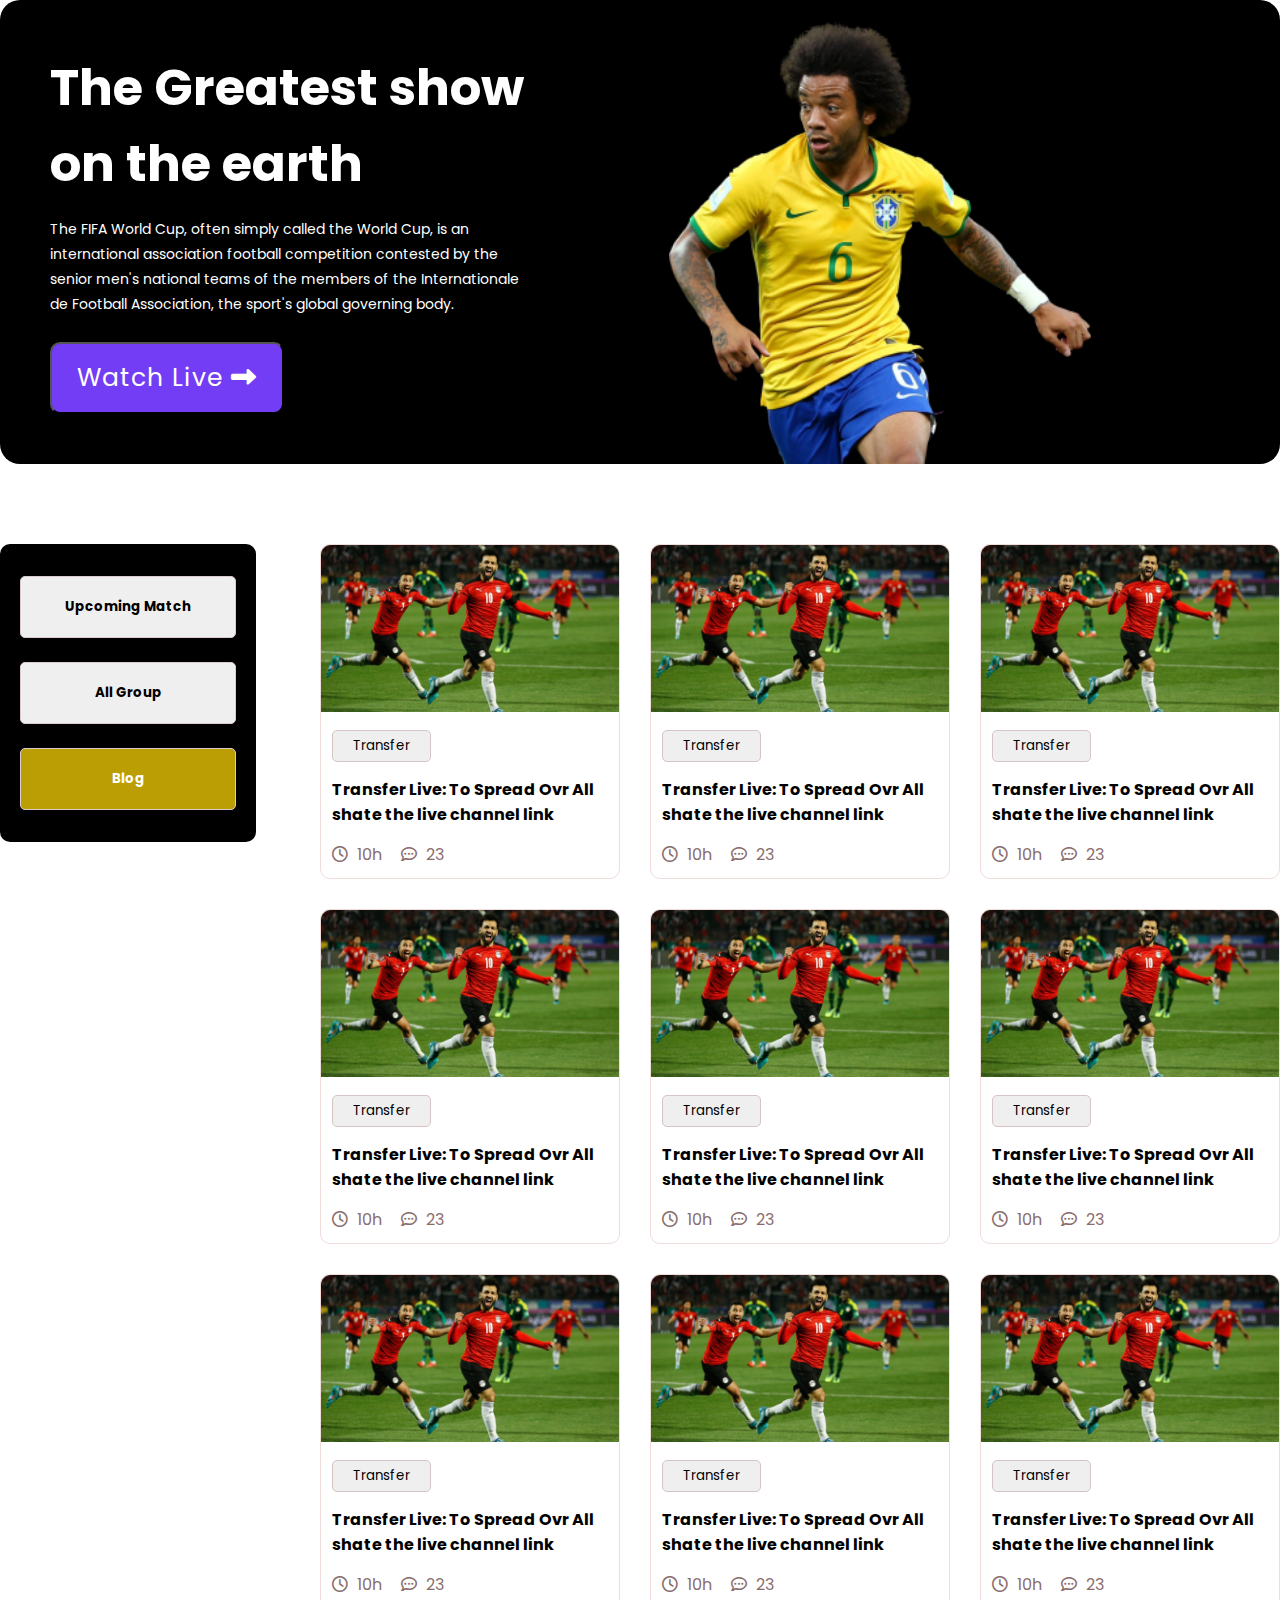
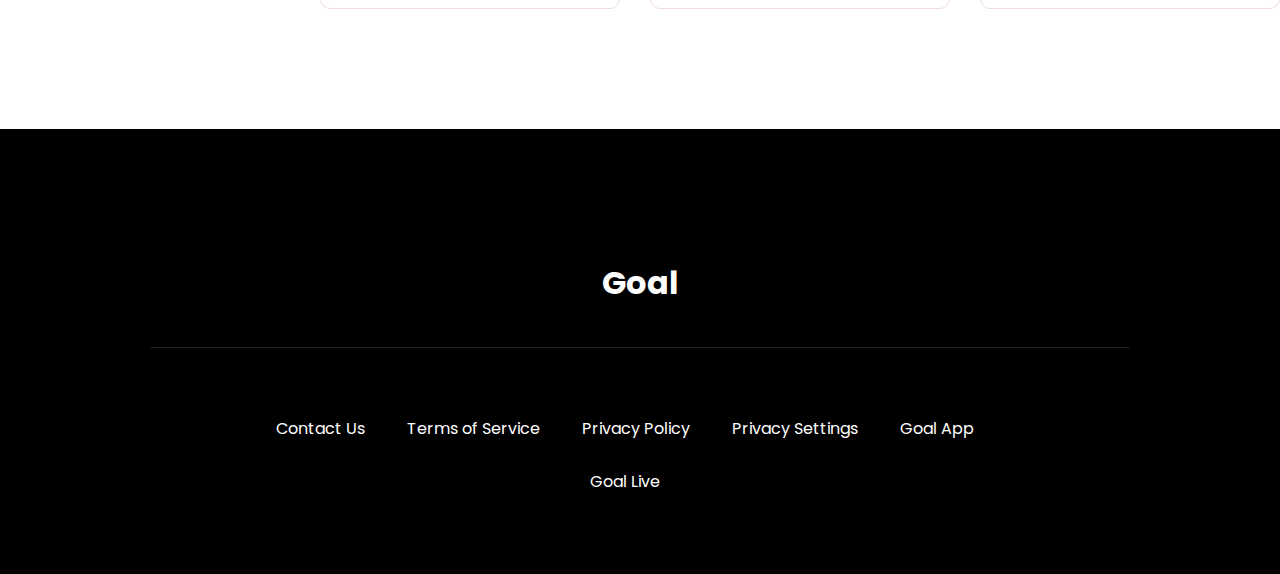
<file: index.html>
<!DOCTYPE html>
<html lang="en">

<head>
    <meta charset="UTF-8">
    <meta http-equiv="X-UA-Compatible" content="IE=edge">
    <meta name="viewport" content="width=device-width, initial-scale=1.0">

    <!-- Mobaile Css -->
    <link rel="stylesheet" media="screen and (max-width:767px" href="css/mobaile.css">
    <!-- Tablet Css -->
    <link rel="stylesheet" media="screen and (min-width: 768px)" href="css/tablet.css">
    <!-- Desktop Css -->
    <link rel="stylesheet" media="screen and (min-width:1000px)" href="css/desktop.css">
    <!-- fontawesome cdn -->
    <link rel="stylesheet" href="https://cdnjs.cloudflare.com/ajax/libs/font-awesome/6.1.2/css/all.min.css">
    <style>
        @import url('https://fonts.googleapis.com/css2?family=Lobster&family=Poppins:ital,wght@0,100;0,200;0,300;0,400;0,500;0,600;0,700;0,800;0,900;1,100;1,200;1,300;1,400;1,500;1,600;1,700;1,800;1,900&display=swap');
    </style>
    <title>World Cup Final</title>


</head>

<body>
    <!-- Header Section Started Here -->
    <header class="container" id="container">
        <div>
            <div class="header-wrapper">
                <div class="description">
                    <h1>The Greatest show on the earth</h1>
                    <p>The FIFA World Cup, often simply called the World Cup, is an international association football
                        competition contested by
                        the senior men's national teams of the members of the Internationale de Football Association,
                        the sport's
                        global governing body.</p>

                    <button class="btn">Watch Live <i class="fa-solid fa-right-long"></i></button>

                </div>
                <div class="image">
                    <img src="images/Banner Image.png" alt="">
                </div>
            </div>
        </div>
    </header>
    <!-- Header Section End Here -->

    <!-- main Section Started here -->
    <main id="main">
        <div class="container">
            <div class="details-wrapper">
                <div class="vertical-menu">
                    <div class="menu-wrapper">

                        <button onclick="location.href='page.html'" class="common-btn">Upcoming Match</button>
                        <button class="common-btn">All Group</button>
                        <a href="#main">

                            <button id="special-color" class="common-btn">Blog</button>
                        </a>
                    </div>

                </div>
                <div class="card-section">
                    <div class="single-card-wrapper">
                        <div class="single-card">
                            <img src="images/Blog Image.png" alt="playing football">

                            <div class="card-desc">
                                <button>Transfer</button>
                                <h4>Transfer Live: To Spread Ovr All shate the live channel link</h4>
                                <div class="card-reviews">
                                    <p><i class="fa-regular fa-clock"></i> <span style="margin-right:15px">10h</span> <i
                                            class="fa-regular fa-comment-dots"></i> <span>23</span> </p>
                                </div>
                            </div>

                        </div>
                        <div class="single-card">
                            <img src="images/Blog Image.png" alt="playing football">

                            <div class="card-desc">
                                <button>Transfer</button>
                                <h4>Transfer Live: To Spread Ovr All shate the live channel link</h4>
                                <div class="card-reviews">
                                    <p><i class="fa-regular fa-clock"></i> <span style="margin-right:15px">10h</span> <i
                                            class="fa-regular fa-comment-dots"></i> <span>23</span> </p>
                                </div>
                            </div>

                        </div>
                        <div class="single-card">
                            <img src="images/Blog Image.png" alt="playing football">

                            <div class="card-desc">
                                <button>Transfer</button>
                                <h4>Transfer Live: To Spread Ovr All shate the live channel link</h4>
                                <div class="card-reviews">
                                    <p><i class="fa-regular fa-clock"></i> <span style="margin-right:15px">10h</span> <i
                                            class="fa-regular fa-comment-dots"></i> <span>23</span> </p>
                                </div>
                            </div>

                        </div>
                        <div class="single-card">
                            <img src="images/Blog Image.png" alt="playing football">

                            <div class="card-desc">
                                <button>Transfer</button>
                                <h4>Transfer Live: To Spread Ovr All shate the live channel link</h4>
                                <div class="card-reviews">
                                    <p><i class="fa-regular fa-clock"></i> <span style="margin-right:15px">10h</span> <i
                                            class="fa-regular fa-comment-dots"></i> <span>23</span> </p>
                                </div>
                            </div>

                        </div>
                        <div class="single-card">
                            <img src="images/Blog Image.png" alt="playing football">

                            <div class="card-desc">
                                <button>Transfer</button>
                                <h4>Transfer Live: To Spread Ovr All shate the live channel link</h4>
                                <div class="card-reviews">
                                    <p><i class="fa-regular fa-clock"></i> <span style="margin-right:15px">10h</span> <i
                                            class="fa-regular fa-comment-dots"></i> <span>23</span> </p>
                                </div>
                            </div>

                        </div>
                        <div class="single-card">
                            <img src="images/Blog Image.png" alt="playing football">

                            <div class="card-desc">
                                <button>Transfer</button>
                                <h4>Transfer Live: To Spread Ovr All shate the live channel link</h4>
                                <div class="card-reviews">
                                    <p><i class="fa-regular fa-clock"></i> <span style="margin-right:15px">10h</span> <i
                                            class="fa-regular fa-comment-dots"></i> <span>23</span> </p>
                                </div>
                            </div>

                        </div>
                        <div class="single-card">
                            <img src="images/Blog Image.png" alt="playing football">

                            <div class="card-desc">
                                <button>Transfer</button>
                                <h4>Transfer Live: To Spread Ovr All shate the live channel link</h4>
                                <div class="card-reviews">
                                    <p><i class="fa-regular fa-clock"></i> <span style="margin-right:15px">10h</span> <i
                                            class="fa-regular fa-comment-dots"></i> <span>23</span> </p>
                                </div>
                            </div>

                        </div>
                        <div class="single-card">
                            <img src="images/Blog Image.png" alt="playing football">

                            <div class="card-desc">
                                <button>Transfer</button>
                                <h4>Transfer Live: To Spread Ovr All shate the live channel link</h4>
                                <div class="card-reviews">
                                    <p><i class="fa-regular fa-clock"></i> <span style="margin-right:15px">10h</span> <i
                                            class="fa-regular fa-comment-dots"></i> <span>23</span> </p>
                                </div>
                            </div>

                        </div>
                        <div class="single-card">
                            <img src="images/Blog Image.png" alt="playing football">

                            <div class="card-desc">
                                <button>Transfer</button>
                                <h4>Transfer Live: To Spread Ovr All shate the live channel link</h4>
                                <div class="card-reviews">
                                    <p><i class="fa-regular fa-clock"></i> <span style="margin-right:15px">10h</span> <i
                                            class="fa-regular fa-comment-dots"></i> <span>23</span> </p>
                                </div>
                            </div>

                        </div>
                    </div>
                    <div class="view-all-btn">

                        <button id="special-color" class="common-btn show">View All</button>
                    </div>
                </div>
            </div>
        </div>
    </main>

    <!-- main Section End here -->
    <!-- Footer Section Started from here -->
    <footer>
        <h1>Goal</h1>
        <hr>
        <ul>
            <li>Contact Us</li>
            <li>Terms of Service</li>
            <li>Privacy Policy</li>
            <li>Privacy Settings</li>
            <li>Goal App</li>
            <li>Goal Live</li>
        </ul>
        <div class="social-icons">
            <i class="fa-brands fa-facebook"></i><i class="fa-brands fa-instagram"></i><i
                class="fa-brands fa-linkedin"></i><i class="fa-brands fa-youtube"></i>
        </div>
    </footer>
    <!-- Footer Section End here -->

</body>

</html>
</file>
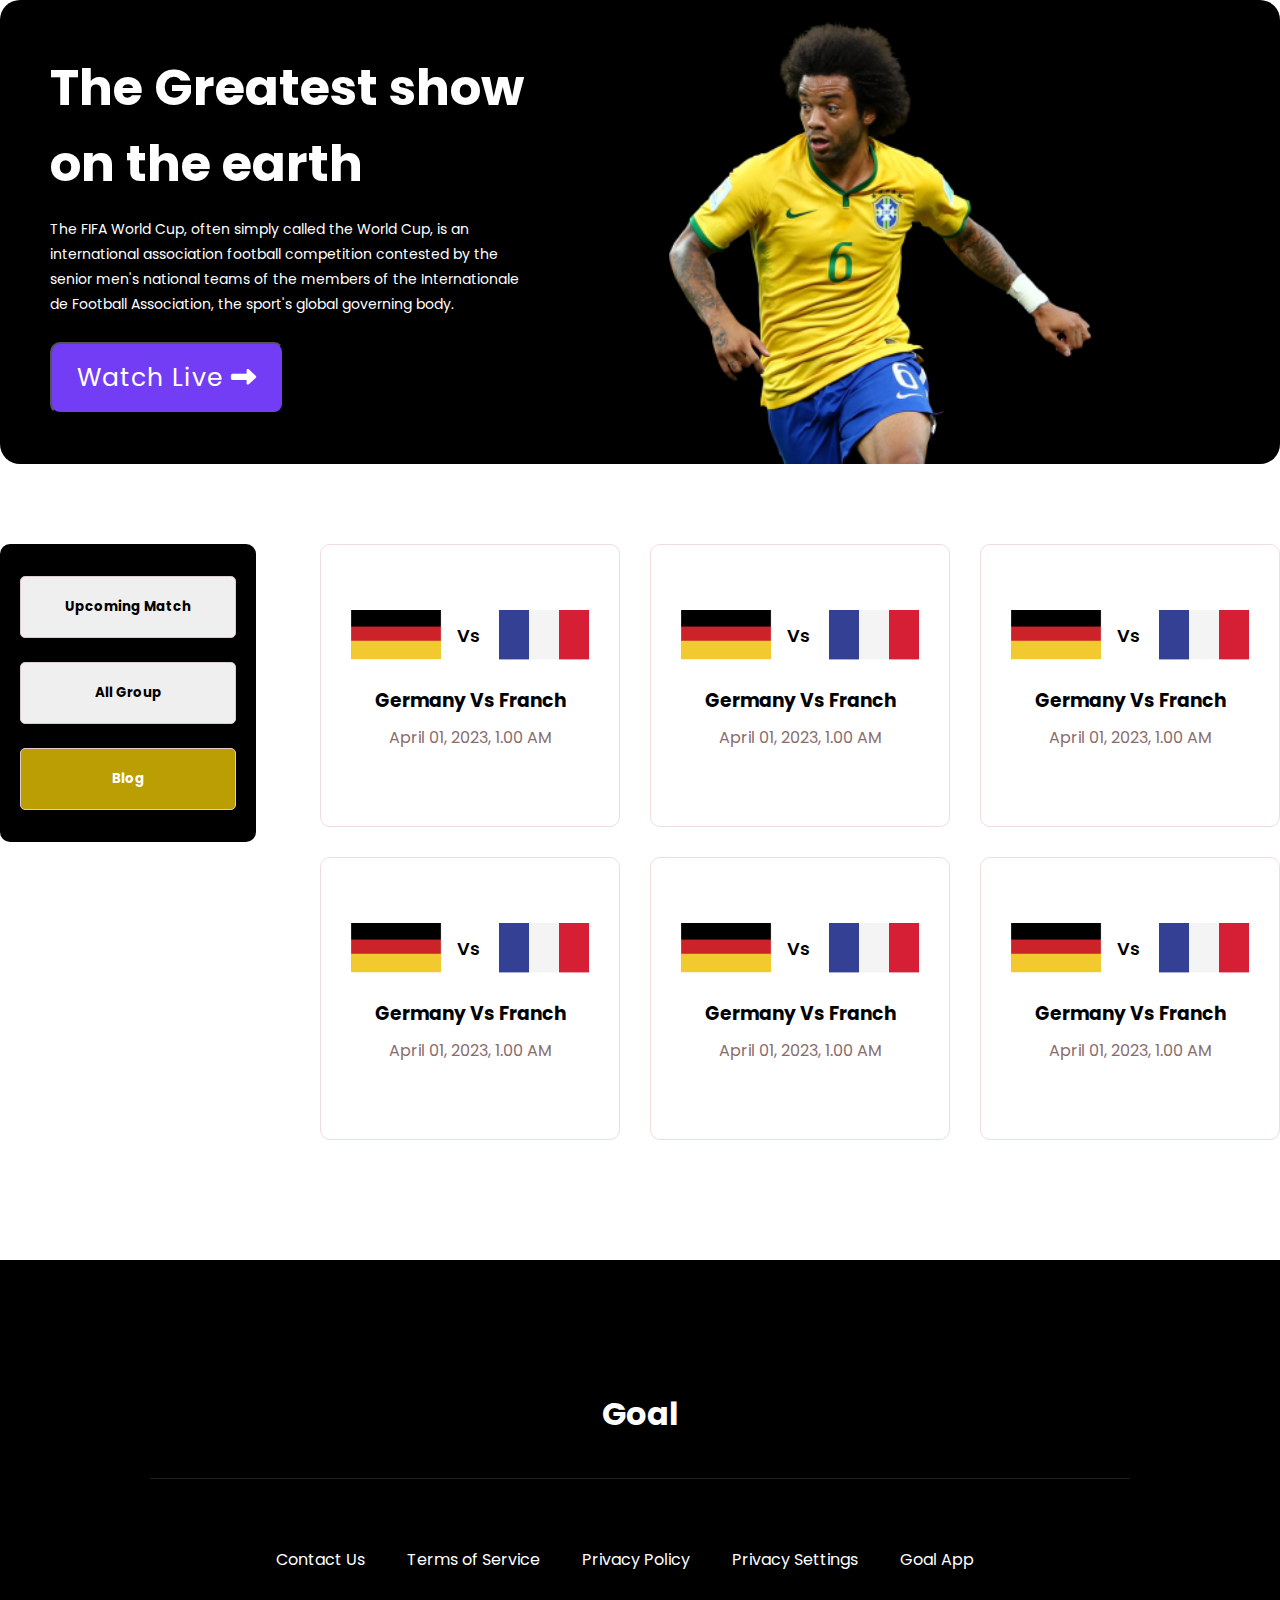
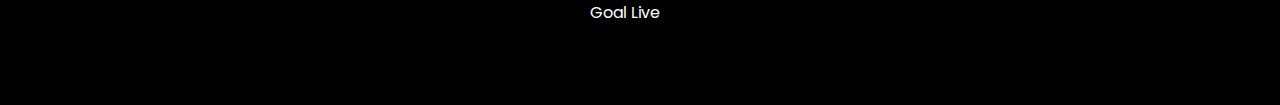
<file: page.html>
<!DOCTYPE html>
<html lang="en">

<head>
    <meta charset="UTF-8">
    <meta http-equiv="X-UA-Compatible" content="IE=edge">
    <meta name="viewport" content="width=device-width, initial-scale=1.0">
    <!-- Mobaile Css -->
    <link rel="stylesheet" media="screen and (max-width:767px" href="page/mobaile.css">
    <!-- Tablet Css -->
    <link rel="stylesheet" media="screen and (min-width: 768px)" href="page/tablet.css">
    <!-- Desktop Css -->
    <link rel="stylesheet" media="screen and (min-width:1000px)" href="page/desktop.css">
    <!-- fontawesome cdn -->
    <link rel="stylesheet" href="https://cdnjs.cloudflare.com/ajax/libs/font-awesome/6.1.2/css/all.min.css">
    <style>
        @import url('https://fonts.googleapis.com/css2?family=Lobster&family=Poppins:ital,wght@0,100;0,200;0,300;0,400;0,500;0,600;0,700;0,800;0,900;1,100;1,200;1,300;1,400;1,500;1,600;1,700;1,800;1,900&display=swap');
    </style>
    <title> Game Schedule </title>
</head>

<body>
    <header class="container" id="container">
        <div>
            <div class="header-wrapper">
                <div class="description">
                    <h1>The Greatest show on the earth</h1>
                    <p>The FIFA World Cup, often simply called the World Cup, is an international association football
                        competition contested by
                        the senior men's national teams of the members of the Internationale de Football Association,
                        the sport's
                        global governing body.</p>

                    <button class="btn">Watch Live <i class="fa-solid fa-right-long"></i></button>

                </div>
                <div class="image">
                    <img src="images/Banner Image.png" alt="">
                </div>
            </div>
        </div>
    </header>

    <!-- main section -->
    <!-- main Section Started here -->
    <main>
        <div class="container">
            <div class="details-wrapper">
                <div class="vertical-menu">
                    <div class="menu-wrapper">
                        <button class="common-btn">Upcoming Match</button>
                        <button class="common-btn">All Group</button>
                        <button id="special-color" class="common-btn">Blog</button>
                    </div>

                </div>
                <div class="card-section">
                    <div class="single-card-wrapper">

                        <div class="single-card">
                            <div class="image-wrapper">
                                <img class="image-one" src="images/germany Flag.png" alt="">
                                <span>Vs</span>
                                <img class="image-two" src="images/Flag.png" alt="playing football">
                            </div>
                            <div class="card-desc">
                                <h3>Germany Vs Franch</h3>
                                <div class="card-reviews">
                                    <p> April 01, 2023, 1.00 AM </p>
                                </div>
                            </div>
                        </div>


                        <div class="single-card">
                            <div class="image-wrapper">
                                <img class="image-one" src="images/germany Flag.png" alt="">
                                <span>Vs</span>
                                <img class="image-two" src="images/Flag.png" alt="playing football">
                            </div>
                            <div class="card-desc">
                                <h3>Germany Vs Franch</h3>
                                <div class="card-reviews">
                                    <p> April 01, 2023, 1.00 AM </p>
                                </div>
                            </div>
                        </div>


                        <div class="single-card">
                            <div class="image-wrapper">
                                <img class="image-one" src="images/germany Flag.png" alt="">
                                <span>Vs</span>
                                <img class="image-two" src="images/Flag.png" alt="playing football">
                            </div>
                            <div class="card-desc">
                                <h3>Germany Vs Franch</h3>
                                <div class="card-reviews">
                                    <p> April 01, 2023, 1.00 AM </p>
                                </div>
                            </div>
                        </div>


                        <div class="single-card">
                            <div class="image-wrapper">
                                <img class="image-one" src="images/germany Flag.png" alt="">
                                <span>Vs</span>
                                <img class="image-two" src="images/Flag.png" alt="playing football">
                            </div>
                            <div class="card-desc">
                                <h3>Germany Vs Franch</h3>
                                <div class="card-reviews">
                                    <p> April 01, 2023, 1.00 AM </p>
                                </div>
                            </div>
                        </div>


                        <div class="single-card">
                            <div class="image-wrapper">
                                <img class="image-one" src="images/germany Flag.png" alt="">
                                <span>Vs</span>
                                <img class="image-two" src="images/Flag.png" alt="playing football">
                            </div>
                            <div class="card-desc">
                                <h3>Germany Vs Franch</h3>
                                <div class="card-reviews">
                                    <p> April 01, 2023, 1.00 AM </p>
                                </div>
                            </div>
                        </div>


                        <div class="single-card">
                            <div class="image-wrapper">
                                <img class="image-one" src="images/germany Flag.png" alt="">
                                <span>Vs</span>
                                <img class="image-two" src="images/Flag.png" alt="playing football">
                            </div>
                            <div class="card-desc">
                                <h3>Germany Vs Franch</h3>
                                <div class="card-reviews">
                                    <p> April 01, 2023, 1.00 AM </p>
                                </div>
                            </div>
                        </div>


                    </div>
                    <div class="view-all-btn">

                        <button id="special-color" class="common-btn show">View All</button>
                    </div>
                </div>
            </div>
        </div>
    </main>

    <!-- Footer Section Started from here -->
    <footer>
        <h1>Goal</h1>
        <hr>
        <ul>
            <li>Contact Us</li>
            <li>Terms of Service</li>
            <li>Privacy Policy</li>
            <li>Privacy Settings</li>
            <li>Goal App</li>
            <li>Goal Live</li>
        </ul>
        <div class="social-icons">
            <i class="fa-brands fa-facebook"></i><i class="fa-brands fa-instagram"></i><i
                class="fa-brands fa-linkedin"></i><i class="fa-brands fa-youtube"></i>
        </div>
    </footer>
    <!-- Footer Section End here -->

</body>

</html>
</file>
<file: css/mobaile.css>
@import url('https://fonts.googleapis.com/css2?family=Lobster&family=Poppins:ital,wght@0,100;0,200;0,300;0,400;0,500;0,600;0,700;0,800;0,900;1,100;1,200;1,300;1,400;1,500;1,600;1,700;1,800;1,900&display=swap');

* {
    margin: 0;
    box-sizing: border-box;
    font-family: 'Poppins', sans-serif;
}

/*================================================================
              Header Css started
==================================== */
#container {
    background: black;
    border-radius: 20px;
    margin: 0 auto;

}

.container {
    padding: 0 30px;
    width: 86%;
}

.description {
    color: white;
    padding: 25px;
}

.description h1 {
    color: white;
    font-size: 30px;
    text-align: center;
}

.description p {
    color: white;
    line-height: 15px;
    margin-top: 15px;
    margin-bottom: 25px;
    font-size: 14px;
    text-align: center;
}

.image img {
    padding-left: 12%;
    height: 100%;
    /* padding-top: 20px; */
    ;
}

.btn {
    padding: 12px 20px;
    background-color: rgb(115, 60, 245);
    color: white;
    border-radius: 10px;
    letter-spacing: 1px;
    font-size: 15px;
    align-items: center;
    margin-left: 20%;
}

.btn:hover {
    background-color: green;
    transition: .5s;
}

/* ====================
            main
=========================== */
.container {
    margin-top: 60px;

}

.menu-wrapper {
    margin-bottom: 50px;
    align-items: center;
    justify-content: center;
}

.vertical-menu {
    text-align: center;
}

.common-btn {
    padding: 10px 0px;
    margin: 12px 0;
    padding: 15px 10px;
    border-radius: 5px;
    font-weight: 700;
    width: 70%;
    border: 1px solid rgb(221, 202, 202);
}

#special-color {
    background-color: rgb(187, 157, 4);
    color: white
}

.single-card-wrapper {
    display: grid;
    grid-template-columns: repeat(auto-fit, minmax(353px, 1fr));
    grid-gap: 40px;
    align-content: center;
    align-items: center;
    justify-content: space-between;
    justify-items: center;
    margin: 0 auto;
}

.single-card {
    width: 100%;
    border: 1px solid rgb(241, 220, 220);
    border-radius: 10px;
}

.single-card img {
    width: 100%;
}

.card-desc {
    padding: 11px;
    border-top: none;
    border-radius: 10px;
}

.card-desc button {
    padding: 5px 20px;
    margin-bottom: 10px;
    border-radius: 5px;
    border: 1px solid rgb(215, 196, 196);
}

.card-desc h4 {
    margin-bottom: 10px;
}

.card-reviews {
    color: rgb(137, 109, 109);
}

.card-reviews {
    color: rgb(137, 109, 109);
}

.card-reviews span {
    margin-left: 5px;
}

.view-all-btn {
    display: none;
    text-align: center;
    margin: 0 auto;
    margin: 40px 0;
}

/* main end */

/* footer */
footer {
    background-color: black;
    color: white;
    padding: 40px 60px;
    text-align: center;
    margin-top: 40px;
}

footer h1 {
    margin-top: 50px;
}

hr {
    border: none;
    height: 1px;
    background-color: rgb(32, 30, 30);
    margin: 40px 0;
}

ul {
    list-style-type: none;
    justify-content: center;
    padding: 0 62px;
}

li {
    margin-right: 31px;
    margin-top: 28px;
}


.social-icons i {
    padding: 20px;
    width: 20px;
    height: 20px;
    margin: 10px;
    font-size: 30px
}
</file>
<file: css/tablet.css>
@import url('https://fonts.googleapis.com/css2?family=Lobster&family=Poppins:ital,wght@0,100;0,200;0,300;0,400;0,500;0,600;0,700;0,800;0,900;1,100;1,200;1,300;1,400;1,500;1,600;1,700;1,800;1,900&display=swap');

* {
    margin: 0;
    padding: 0;
    box-sizing: border-box;
    font-family: 'Poppins', sans-serif;
}

#container {
    background: black;
    border-radius: 20px;
    margin: 0 auto;
}

.description {
    color: white;
    padding: 25px;
}

.description h1 {
    color: white;
    font-size: 30px
}

.description p {
    color: white;
    line-height: 15px;
    margin-top: 15px;
    margin-bottom: 25px;
    font-size: 14px;
}

.header-wrapper {
    display: flex;
}

.description,
.image {
    flex-basis: 46%;
}

.image {
    margin-right: 80px;
}

.image img {
    padding-left: 80px;
    height: 100%;
}

.btn {
    padding: 12px 20px;
    background-color: rgb(115, 60, 245);
    color: white;
    border-radius: 10px;
    letter-spacing: 1px;
    font-size: 15px;
}

.btn:hover {
    background-color: green;
}

/* main */
.container {
    margin-top: 60px;
}

.menu-wrapper {
    margin-bottom: 50px;
    display: flex;
    justify-content: space-between;
    align-items: center;
}

.common-btn {
    padding: 20px 0px;
    margin: 12px 0;
    padding: 25px 50px;
    border-radius: 5px;
    font-weight: 700;
    width: 31%;
    border: 1px solid rgb(221, 202, 202);

}

#special-color {
    background-color: rgb(187, 157, 4);
    color: white
}

.single-card-wrapper {
    display: grid;
    grid-template-columns: repeat(2, 1fr);
    grid-gap: 40px;
}

.single-card {
    width: 353px;
    border: 1px solid rgb(241, 220, 220);
    border-radius: 10px;
}

.single-card img {
    width: 100%;
}

.card-desc {
    padding: 11px;
    border-top: none;
    border-radius: 10px;
}

.card-desc button {
    padding: 5px 20px;
    margin-bottom: 10px;
    border-radius: 5px;
    border: 1px solid rgb(215, 196, 196);
}

.card-desc h4 {
    margin-bottom: 10px;
}

.card-reviews {
    color: rgb(137, 109, 109);
}

.card-reviews span {
    margin-left: 5px;
}

.view-all-btn {
    text-align: center;
    margin: 0 auto;
    margin: 40px 0;
}

/* main end */

/* Footer Started here */

footer {
    background-color: black;
    color: white;
    padding: 40px 60px;
    text-align: center;
}

footer h1 {
    margin-top: 50px;
}

hr {
    border: none;
    height: 1px;
    background-color: rgb(32, 30, 30);
    margin: 40px 0;
}

ul {
    list-style-type: none;
    display: flex;
    flex-wrap: wrap;
    justify-content: center;
    padding: 0 62px;
}

li {
    margin-right: 31px;
    margin-top: 28px;
}

.social-icons {
    display: none;
}

.social-icons i {
    padding: 20px;
    width: 20px;
    height: 20px;
    margin: 10px;
    font-size: 30px
}
</file>
<file: css/desktop.css>
* {
    margin: 0;
    padding: 0;
    box-sizing: border-box;
    font-family: 'Poppins', sans-serif;
}

/* ===================================================================
                header started here
=======================================================================
*/
#container {
    width: 1280px;
    background: black;
    border-radius: 20px;
    margin: 0 auto;

}

.container {
    width: 1280px;
    margin: 0 auto;
}

.description {
    color: white;
    padding: 50px;
}

.description h1 {
    color: white;
    font-size: 50px
}

.description p {
    color: white;
    line-height: 25px;
    margin-top: 15px;
    margin-bottom: 25px;
}

.header-wrapper {
    display: flex;
}

.description,
.image {
    flex-basis: 46%;
}

.image {
    margin-right: 80px;
}

.image img {
    padding-left: 80px;
    height: 100%;
    padding-top: 20px;
    ;
}

.btn {
    padding: 15px 25px;
    background-color: rgb(115, 60, 245);
    color: white;
    border-radius: 10px;
    letter-spacing: 1px;
    font-size: 25px;

}

.btn:hover {
    background-color: green;
    transition: .5s;
}

/* ===================================================================
                header End here
=======================================================================
*/


/* ===================================================================
                main Started Here
=======================================================================
*/

main {
    margin: 80px 0;
}

.details-wrapper {
    display: flex;
    justify-content: space-between;
}

.vertical-menu {
    flex-basis: 20%;
}

.card-section {
    flex-basis: 75%;
}

.menu-wrapper {
    display: block;
    background: black;
    padding: 20px;
    border-radius: 10px;
}

.common-btn {
    padding: 20px 0px;
    margin: 12px 0;
    width: 100%;
    border-radius: 5px;
    font-weight: 700;

}

#special-color {
    background-color: rgb(187, 157, 4);
    color: white
}

.single-card-wrapper {
    display: grid;
    grid-template-columns: repeat(3, 1fr);
    grid-gap: 30px;
}

.single-card {
    width: 300px;
    border: 1px solid rgb(241, 220, 220);
    border-radius: 10px;
}

.single-card img {
    width: 100%;
}

.card-desc {
    padding: 11px;

    border-top: none;
    border-radius: 10px;
}

.card-desc button {
    padding: 5px 20px;
    margin-bottom: 15px;
    border-radius: 5px;
    border: 1px solid rgb(215, 196, 196);
}

.card-desc h4 {
    margin-bottom: 15px;
}

.card-reviews {
    color: rgb(137, 109, 109);
}

.card-reviews span {
    margin-left: 5px;
}

.show {
    display: none;
}

/* ===================================================================
                main End Here
=======================================================================
*/
/* ===================================================================
               Footer started 
=======================================================================
*/
footer {
    background-color: black;
    color: white;
    padding: 80px 150px;
    text-align: center;
}

hr {
    border: none;
    height: 1px;
    background-color: rgb(32, 30, 30);
    margin: 40px 0;
}

ul {
    list-style-type: none;
    display: flex;
    justify-content: space-around;
    padding: 0 120px;
}

.social-icons {
    display: none;
}

.social-icons i {
    padding: 20px;
    width: 20px;
    height: 20px;
    margin: 10px;
    font-size: 30px
}
</file>
<file: page/mobaile.css>
@import url('https://fonts.googleapis.com/css2?family=Lobster&family=Poppins:ital,wght@0,100;0,200;0,300;0,400;0,500;0,600;0,700;0,800;0,900;1,100;1,200;1,300;1,400;1,500;1,600;1,700;1,800;1,900&display=swap');

* {
    margin: 0;
    box-sizing: border-box;
    font-family: 'Poppins', sans-serif;
}

/*================================================================
              Header Css started
==================================== */
#container {
    background: black;
    border-radius: 20px;
    margin: 0 auto;
}

.container {
    padding: 0 30px;
    width: 86%;
}

.description {
    color: white;
    padding: 25px;
}

.description h1 {
    color: white;
    font-size: 30px;
    text-align: center;
}

.description p {
    color: white;
    line-height: 15px;
    margin-top: 15px;
    margin-bottom: 25px;
    font-size: 14px;
    text-align: center;
}

.image img {
    padding-left: 12%;
    height: 100%;
}

.btn {
    padding: 12px 20px;
    background-color: rgb(115, 60, 245);
    color: white;
    border-radius: 10px;
    letter-spacing: 1px;
    font-size: 15px;
    align-items: center;
    margin-left: 20%;
}

.btn:hover {
    background-color: green;
    transition: .5s;
}

/* ====================
            main
=========================== */
.container {
    margin-top: 60px;
}

.menu-wrapper {
    margin-bottom: 50px;
    align-items: center;
    justify-content: center;
}

.vertical-menu {
    text-align: center;
}

.common-btn {
    padding: 10px 0px;
    margin: 12px 0;
    padding: 15px 10px;
    border-radius: 5px;
    font-weight: 700;
    width: 70%;
    border: 1px solid rgb(221, 202, 202);
}

#special-color {
    background-color: rgb(187, 157, 4);
    color: white
}

.single-card-wrapper {
    display: grid;
    grid-template-columns: repeat(auto-fit, minmax(353px, 1fr));
    grid-gap: 40px;
    align-content: center;
    align-items: center;
    justify-content: space-between;
    justify-items: center;
    margin: 0 auto;
}

.single-card {
    width: 100%;
    border: 1px solid rgb(241, 220, 220);
    border-radius: 10px;
}

.image-wrapper {
    margin-top: 35px;
    text-align: center;
    display: flex;
    justify-content: center;
    align-items: center;
}

.image-wrapper img {
    width: 100px;
    height: 50px;
}

.image-wrapper span {
    font-size: 18px;
    font-weight: 600;
    align-items: center;
}

.image-one {
    margin-right: 15px;
}

.image-two {
    margin-left: 18px;
}

.card-desc {
    text-align: center;
    margin-top: 15px;
    border-top: none;
    border-radius: 10px;
    margin-bottom: 20px;
}

.card-reviews {
    color: rgb(137, 109, 109);
    margin-top: 10px;
}

.card-desc {
    padding: 11px;

    border-top: none;
    border-radius: 10px;
}

.card-desc p {
    margin-bottom: 10px;
}

.card-reviews {
    color: rgb(137, 109, 109);
}

.card-desc button {
    padding: 5px 20px;
    margin-bottom: 10px;
    border-radius: 5px;
    border: 1px solid rgb(215, 196, 196);
}

.card-desc h4 {
    margin-bottom: 10px;
}

.card-reviews {
    color: rgb(137, 109, 109);
}

.card-reviews {
    color: rgb(137, 109, 109);
}

.card-reviews span {
    margin-left: 5px;
}

.view-all-btn {
    display: none;
    text-align: center;
    margin: 0 auto;
    margin: 40px 0;
}

/* main end */
/* footer */
footer {
    background-color: black;
    color: white;
    padding: 40px 60px;
    text-align: center;
    margin-top: 40px;
}

footer h1 {
    margin-top: 50px;
}

hr {
    border: none;
    height: 1px;
    background-color: rgb(32, 30, 30);
    margin: 40px 0;
}

ul {
    list-style-type: none;
    justify-content: center;
    padding: 0 62px;
}

li {
    margin-right: 31px;
    margin-top: 28px;
}

.social-icons i {
    padding: 20px;
    width: 20px;
    height: 20px;
    margin: 10px;
    font-size: 30px
}
</file>
<file: page/tablet.css>
@import url('https://fonts.googleapis.com/css2?family=Lobster&family=Poppins:ital,wght@0,100;0,200;0,300;0,400;0,500;0,600;0,700;0,800;0,900;1,100;1,200;1,300;1,400;1,500;1,600;1,700;1,800;1,900&display=swap');

* {
    margin: 0;
    padding: 0;
    box-sizing: border-box;
    font-family: 'Poppins', sans-serif;
}

#container {

    background: black;
    border-radius: 20px;
    margin: 0 auto;

}

/* .container {
    width: 768px;
    margin: 0 auto;
} */

.description {
    color: white;
    padding: 25px;
}

.description h1 {
    color: white;
    font-size: 30px
}

.description p {
    color: white;
    line-height: 15px;
    margin-top: 15px;
    margin-bottom: 25px;
    font-size: 14px;
}

.header-wrapper {
    display: flex;
}

.description,
.image {
    flex-basis: 46%;
}

.image {
    margin-right: 80px;
}





.image img {
    padding-left: 80px;
    height: 100%;
}

.btn {
    padding: 12px 20px;
    background-color: rgb(115, 60, 245);
    color: white;
    border-radius: 10px;
    letter-spacing: 1px;
    font-size: 15px;
}

.btn:hover {
    background-color: green;
    transition: .5s;
}

/* main */
.container {
    margin-top: 60px;
}

.menu-wrapper {

    margin-bottom: 50px;
    display: flex;
    justify-content: space-between;
    align-items: center;
}

.common-btn {
    padding: 20px 0px;
    margin: 12px 0;
    padding: 25px 50px;
    border-radius: 5px;
    font-weight: 700;
    width: 31%;
    border: 1px solid rgb(221, 202, 202);

}

#special-color {
    background-color: rgb(187, 157, 4);
    color: white
}

.single-card-wrapper {
    display: grid;
    grid-template-columns: repeat(2, 1fr);
    grid-gap: 40px;

}

.single-card {
    width: 353px;
    border: 1px solid rgb(241, 220, 220);
    border-radius: 10px;

}

.image-wrapper {
    margin-top: 35px;
    text-align: center;
    display: flex;
    justify-content: center;
    align-items: center;
}

.image-wrapper img {
    width: 100px;
    height: 50px;
}

.image-wrapper span {
    font-size: 18px;
    font-weight: 600;
    align-items: center;
}

.image-one {
    margin-right: 15px;
}

.image-two {
    margin-left: 18px;
}



.card-desc {
    text-align: center;
    margin-top: 15px;
    border-top: none;
    border-radius: 10px;
    margin-bottom: 20px;

}

.card-reviews {
    color: rgb(137, 109, 109);
    margin-top: 10px;
}

.card-desc {
    padding: 11px;
    border-top: none;
    border-radius: 10px;
}

.card-desc p {
    margin-bottom: 15px;
}

.card-reviews {
    color: rgb(137, 109, 109);
}

.view-all-btn {
    text-align: center;
    margin: 0 auto;
    margin: 40px 0;
}

/* main end */

/* Footer Started here */

footer {
    background-color: black;
    color: white;
    padding: 40px 60px;
    text-align: center;
}

footer h1 {
    margin-top: 50px;
}

hr {
    border: none;
    height: 1px;
    background-color: rgb(32, 30, 30);
    margin: 40px 0;
}

ul {
    list-style-type: none;
    display: flex;
    flex-wrap: wrap;
    justify-content: center;
    padding: 0 62px;
}

li {
    margin-right: 31px;
    margin-top: 28px;
}

.social-icons {
    display: none;
}

.social-icons i {
    padding: 20px;
    width: 20px;
    height: 20px;
    margin: 10px;
    font-size: 30px
}
</file>
<file: page/desktop.css>
* {
    margin: 0;
    padding: 0;
    box-sizing: border-box;
    font-family: 'Poppins', sans-serif;
}

/* ===================================================================
                header started here
=======================================================================
*/
#container {
    width: 1280px;
    background: black;
    border-radius: 20px;
    margin: 0 auto;

}

.container {
    width: 1280px;
    margin: 0 auto;
}

.description {
    color: white;
    padding: 50px;
}

.description h1 {
    color: white;
    font-size: 50px
}

.description p {
    color: white;
    line-height: 25px;
    margin-top: 15px;
    margin-bottom: 25px;
}

.header-wrapper {
    display: flex;
}

.description,
.image {
    flex-basis: 46%;
}

.image {
    margin-right: 80px;
}

.image img {
    padding-left: 80px;
    height: 100%;
    padding-top: 20px;

}

.btn {
    padding: 15px 25px;
    background-color: rgb(115, 60, 245);
    color: white;
    border-radius: 10px;
    letter-spacing: 1px;
    font-size: 25px;
}

.btn:hover {
    background-color: green;
    transition: .5s;
}

/* ===================================================================
                header End here
=======================================================================
*/


/* ===================================================================
                main Started Here
=======================================================================
*/

main {
    margin: 80px 0;
}

.details-wrapper {
    display: flex;
    justify-content: space-between;
}

.vertical-menu {
    flex-basis: 20%;
}

.card-section {
    flex-basis: 75%;
}

.menu-wrapper {
    display: block;
    background: black;
    padding: 20px;
    border-radius: 10px;
}

.common-btn {
    padding: 20px 0px;
    margin: 12px 0;
    width: 100%;
    border-radius: 5px;
    font-weight: 700;
}

#special-color {
    background-color: rgb(187, 157, 4);
    color: white
}

.single-card-wrapper {
    display: grid;
    grid-template-columns: repeat(3, 1fr);
    grid-gap: 30px;
}

.single-card {
    padding: 30px;
    width: 300px;
    border: 1px solid rgb(241, 220, 220);
    border-radius: 10px;
}

.image-wrapper {
    text-align: center;
    display: flex;
    justify-content: flex-center;
    align-items: center;
}

.image-wrapper img {
    width: 100px;
    height: 50px;
}

.image-wrapper span {
    font-size: 18px;
    font-weight: 600;
    align-items: center;
}

.image-one {
    margin-right: 15px;
}

.image-two {
    margin-left: 18px;
}

.card-desc {
    text-align: center;
    margin-top: 15px;
    border-top: none;
    border-radius: 10px;
    margin-bottom: 20px;
}

.card-reviews {
    color: rgb(137, 109, 109);
    margin-top: 10px;
}

.show {
    display: none;
}

/* ===================================================================
                main End Here
=======================================================================
*/
/* ===================================================================
               Footer started 
=======================================================================
*/
footer {
    width: 100%;
    background-color: black;
    color: white;
    padding: 80px 150px;
    text-align: center;
}

hr {
    border: none;
    height: 1px;
    background-color: rgb(32, 30, 30);
    margin: 40px 0;
}

ul {
    list-style-type: none;
    display: flex;
    justify-content: space-around;
    padding: 0 120px;
}

.social-icons {
    display: none;
}

.social-icons i {
    padding: 20px;
    width: 20px;
    height: 20px;
    margin: 10px;
    font-size: 30px
}
</file>
